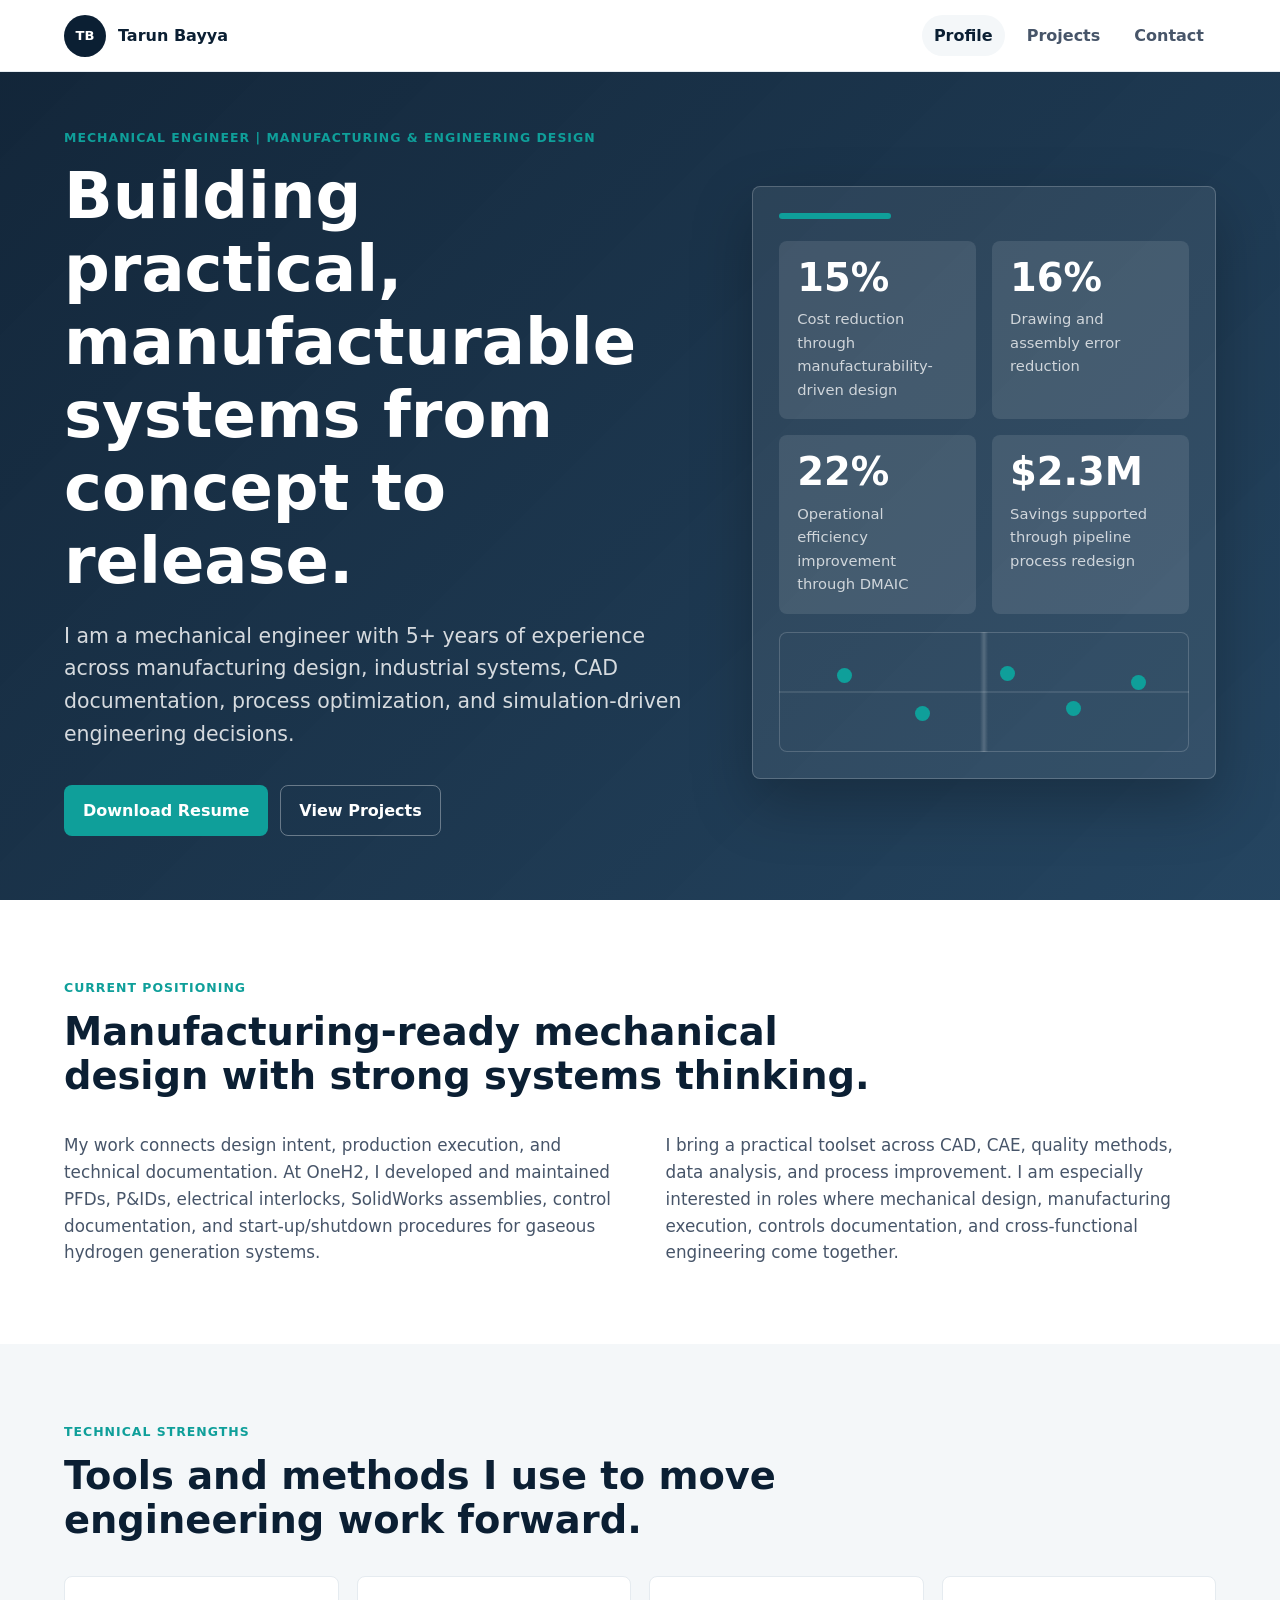
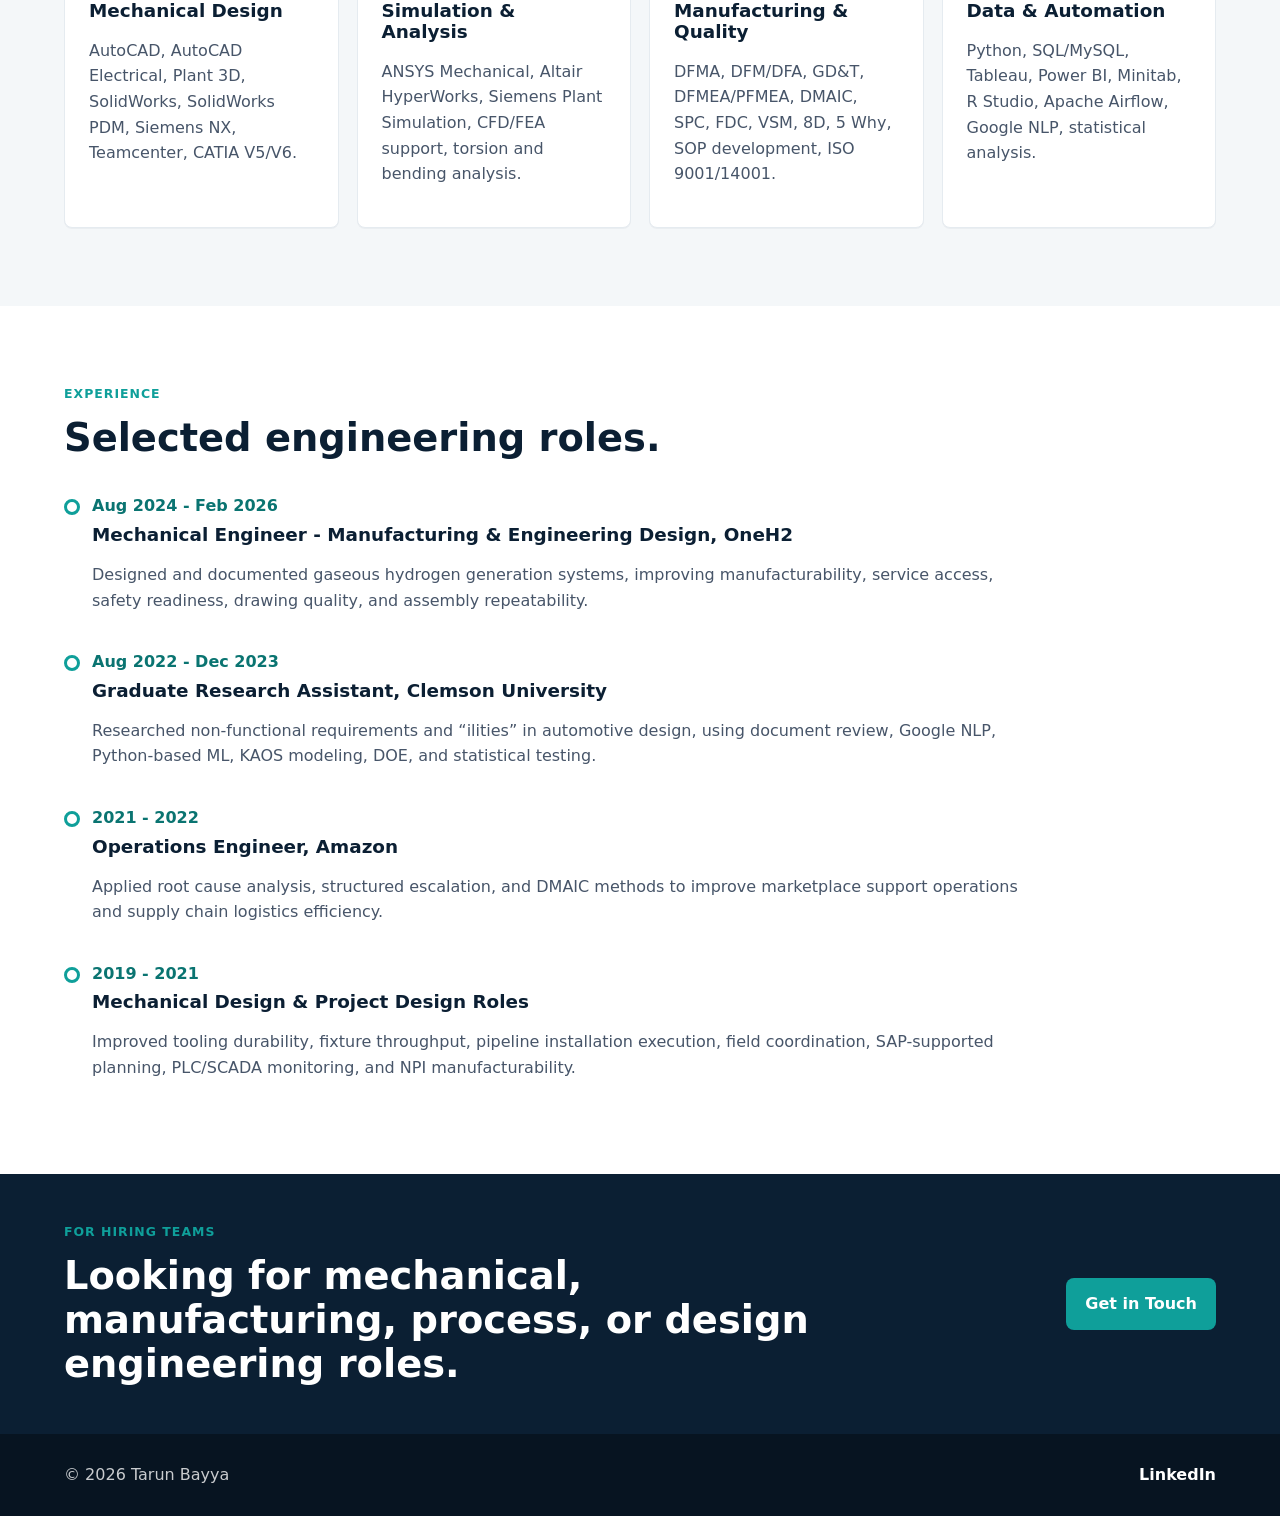
<file: index.html>
<!doctype html>
<html lang="en">
  <head>
    <meta charset="utf-8">
    <meta name="viewport" content="width=device-width, initial-scale=1">
    <title>Tarun Bayya | Mechanical & Manufacturing Engineer</title>
    <meta name="description" content="Portfolio of Tarun Bayya, a mechanical and manufacturing engineer focused on CAD, manufacturing-ready design, process improvement, hydrogen systems, and simulation.">
    <link rel="canonical" href="https://tarunbayya.com/">
    <link rel="stylesheet" href="styles.css">
  </head>
  <body>
    <header class="site-header">
      <a class="brand" href="index.html" aria-label="Tarun Bayya home">
        <span class="brand-mark">TB</span>
        <span>Tarun Bayya</span>
      </a>
      <nav class="nav" aria-label="Primary navigation">
        <a href="index.html">Profile</a>
        <a href="projects.html">Projects</a>
        <a href="contact.html">Contact</a>
      </nav>
    </header>

    <main>
      <section class="hero">
        <div class="hero-copy">
          <p class="eyebrow">Mechanical Engineer | Manufacturing & Engineering Design</p>
          <h1>Building practical, manufacturable systems from concept to release.</h1>
          <p class="lead">
            I am a mechanical engineer with 5+ years of experience across manufacturing design,
            industrial systems, CAD documentation, process optimization, and simulation-driven
            engineering decisions.
          </p>
          <div class="hero-actions">
            <a class="button primary" href="documents/Tarun_Bayya_Resume.pdf">Download Resume</a>
            <a class="button secondary" href="projects.html">View Projects</a>
          </div>
        </div>
        <aside class="hero-panel" aria-label="Engineering highlights">
          <div class="panel-topline"></div>
          <div class="metric-grid">
            <div>
              <strong>15%</strong>
              <span>Cost reduction through manufacturability-driven design</span>
            </div>
            <div>
              <strong>16%</strong>
              <span>Drawing and assembly error reduction</span>
            </div>
            <div>
              <strong>22%</strong>
              <span>Operational efficiency improvement through DMAIC</span>
            </div>
            <div>
              <strong>$2.3M</strong>
              <span>Savings supported through pipeline process redesign</span>
            </div>
          </div>
          <div class="schematic">
            <span></span><span></span><span></span><span></span><span></span>
          </div>
        </aside>
      </section>

      <section class="section">
        <div class="section-heading">
          <p class="eyebrow">Current Positioning</p>
          <h2>Manufacturing-ready mechanical design with strong systems thinking.</h2>
        </div>
        <div class="two-column">
          <p>
            My work connects design intent, production execution, and technical documentation.
            At OneH2, I developed and maintained PFDs, P&IDs, electrical interlocks, SolidWorks
            assemblies, control documentation, and start-up/shutdown procedures for gaseous
            hydrogen generation systems.
          </p>
          <p>
            I bring a practical toolset across CAD, CAE, quality methods, data analysis, and
            process improvement. I am especially interested in roles where mechanical design,
            manufacturing execution, controls documentation, and cross-functional engineering
            come together.
          </p>
        </div>
      </section>

      <section class="section muted">
        <div class="section-heading">
          <p class="eyebrow">Technical Strengths</p>
          <h2>Tools and methods I use to move engineering work forward.</h2>
        </div>
        <div class="skill-grid">
          <article class="card">
            <h3>Mechanical Design</h3>
            <p>AutoCAD, AutoCAD Electrical, Plant 3D, SolidWorks, SolidWorks PDM, Siemens NX, Teamcenter, CATIA V5/V6.</p>
          </article>
          <article class="card">
            <h3>Simulation & Analysis</h3>
            <p>ANSYS Mechanical, Altair HyperWorks, Siemens Plant Simulation, CFD/FEA support, torsion and bending analysis.</p>
          </article>
          <article class="card">
            <h3>Manufacturing & Quality</h3>
            <p>DFMA, DFM/DFA, GD&T, DFMEA/PFMEA, DMAIC, SPC, FDC, VSM, 8D, 5 Why, SOP development, ISO 9001/14001.</p>
          </article>
          <article class="card">
            <h3>Data & Automation</h3>
            <p>Python, SQL/MySQL, Tableau, Power BI, Minitab, R Studio, Apache Airflow, Google NLP, statistical analysis.</p>
          </article>
        </div>
      </section>

      <section class="section">
        <div class="section-heading">
          <p class="eyebrow">Experience</p>
          <h2>Selected engineering roles.</h2>
        </div>
        <div class="timeline">
          <article>
            <span>Aug 2024 - Feb 2026</span>
            <h3>Mechanical Engineer - Manufacturing & Engineering Design, OneH2</h3>
            <p>Designed and documented gaseous hydrogen generation systems, improving manufacturability, service access, safety readiness, drawing quality, and assembly repeatability.</p>
          </article>
          <article>
            <span>Aug 2022 - Dec 2023</span>
            <h3>Graduate Research Assistant, Clemson University</h3>
            <p>Researched non-functional requirements and “ilities” in automotive design, using document review, Google NLP, Python-based ML, KAOS modeling, DOE, and statistical testing.</p>
          </article>
          <article>
            <span>2021 - 2022</span>
            <h3>Operations Engineer, Amazon</h3>
            <p>Applied root cause analysis, structured escalation, and DMAIC methods to improve marketplace support operations and supply chain logistics efficiency.</p>
          </article>
          <article>
            <span>2019 - 2021</span>
            <h3>Mechanical Design & Project Design Roles</h3>
            <p>Improved tooling durability, fixture throughput, pipeline installation execution, field coordination, SAP-supported planning, PLC/SCADA monitoring, and NPI manufacturability.</p>
          </article>
        </div>
      </section>

      <section class="cta-band">
        <div>
          <p class="eyebrow">For Hiring Teams</p>
          <h2>Looking for mechanical, manufacturing, process, or design engineering roles.</h2>
        </div>
        <a class="button primary" href="contact.html">Get in Touch</a>
      </section>
    </main>

    <footer class="site-footer">
      <span>© <span id="year"></span> Tarun Bayya</span>
      <a href="https://www.linkedin.com/in/tarun-bayya-057436143/?skipRedirect=true">LinkedIn</a>
    </footer>
    <script src="script.js"></script>
  </body>
</html>
</file>
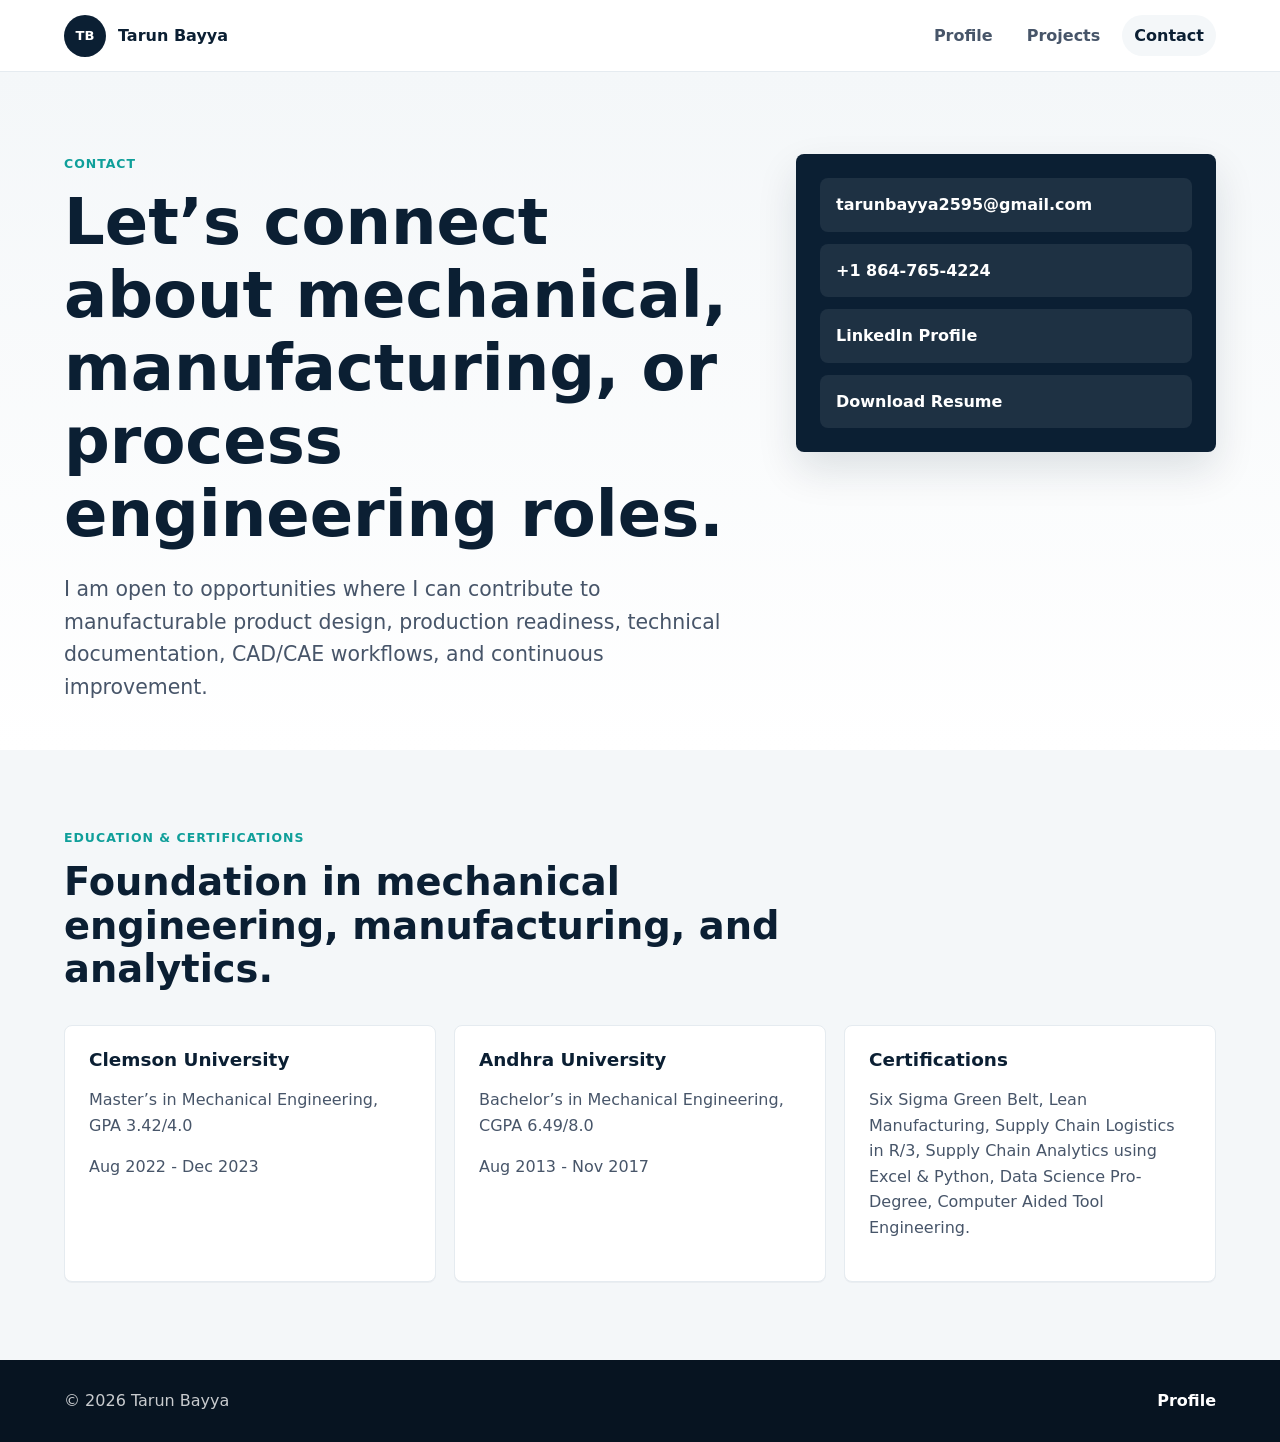
<file: contact.html>
<!doctype html>
<html lang="en">
  <head>
    <meta charset="utf-8">
    <meta name="viewport" content="width=device-width, initial-scale=1">
    <title>Contact | Tarun Bayya</title>
    <meta name="description" content="Contact Tarun Bayya for mechanical, manufacturing, process, and design engineering opportunities.">
    <link rel="canonical" href="https://tarunbayya.com/contact.html">
    <link rel="stylesheet" href="styles.css">
  </head>
  <body>
    <header class="site-header">
      <a class="brand" href="index.html" aria-label="Tarun Bayya home">
        <span class="brand-mark">TB</span>
        <span>Tarun Bayya</span>
      </a>
      <nav class="nav" aria-label="Primary navigation">
        <a href="index.html">Profile</a>
        <a href="projects.html">Projects</a>
        <a href="contact.html">Contact</a>
      </nav>
    </header>

    <main>
      <section class="contact-hero">
        <div>
          <p class="eyebrow">Contact</p>
          <h1>Let’s connect about mechanical, manufacturing, or process engineering roles.</h1>
          <p class="lead">
            I am open to opportunities where I can contribute to manufacturable product design,
            production readiness, technical documentation, CAD/CAE workflows, and continuous improvement.
          </p>
        </div>
        <div class="contact-card">
          <a href="mailto:tarunbayya2595@gmail.com">tarunbayya2595@gmail.com</a>
          <a href="tel:+18647654224">+1 864-765-4224</a>
          <a href="https://www.linkedin.com/in/tarun-bayya-057436143/?skipRedirect=true">LinkedIn Profile</a>
          <a href="documents/Tarun_Bayya_Resume.pdf">Download Resume</a>
        </div>
      </section>

      <section class="section muted">
        <div class="section-heading">
          <p class="eyebrow">Education & Certifications</p>
          <h2>Foundation in mechanical engineering, manufacturing, and analytics.</h2>
        </div>
        <div class="info-grid">
          <article class="card">
            <h3>Clemson University</h3>
            <p>Master’s in Mechanical Engineering, GPA 3.42/4.0</p>
            <span>Aug 2022 - Dec 2023</span>
          </article>
          <article class="card">
            <h3>Andhra University</h3>
            <p>Bachelor’s in Mechanical Engineering, CGPA 6.49/8.0</p>
            <span>Aug 2013 - Nov 2017</span>
          </article>
          <article class="card">
            <h3>Certifications</h3>
            <p>Six Sigma Green Belt, Lean Manufacturing, Supply Chain Logistics in R/3, Supply Chain Analytics using Excel & Python, Data Science Pro-Degree, Computer Aided Tool Engineering.</p>
          </article>
        </div>
      </section>
    </main>

    <footer class="site-footer">
      <span>© <span id="year"></span> Tarun Bayya</span>
      <a href="index.html">Profile</a>
    </footer>
    <script src="script.js"></script>
  </body>
</html>
</file>
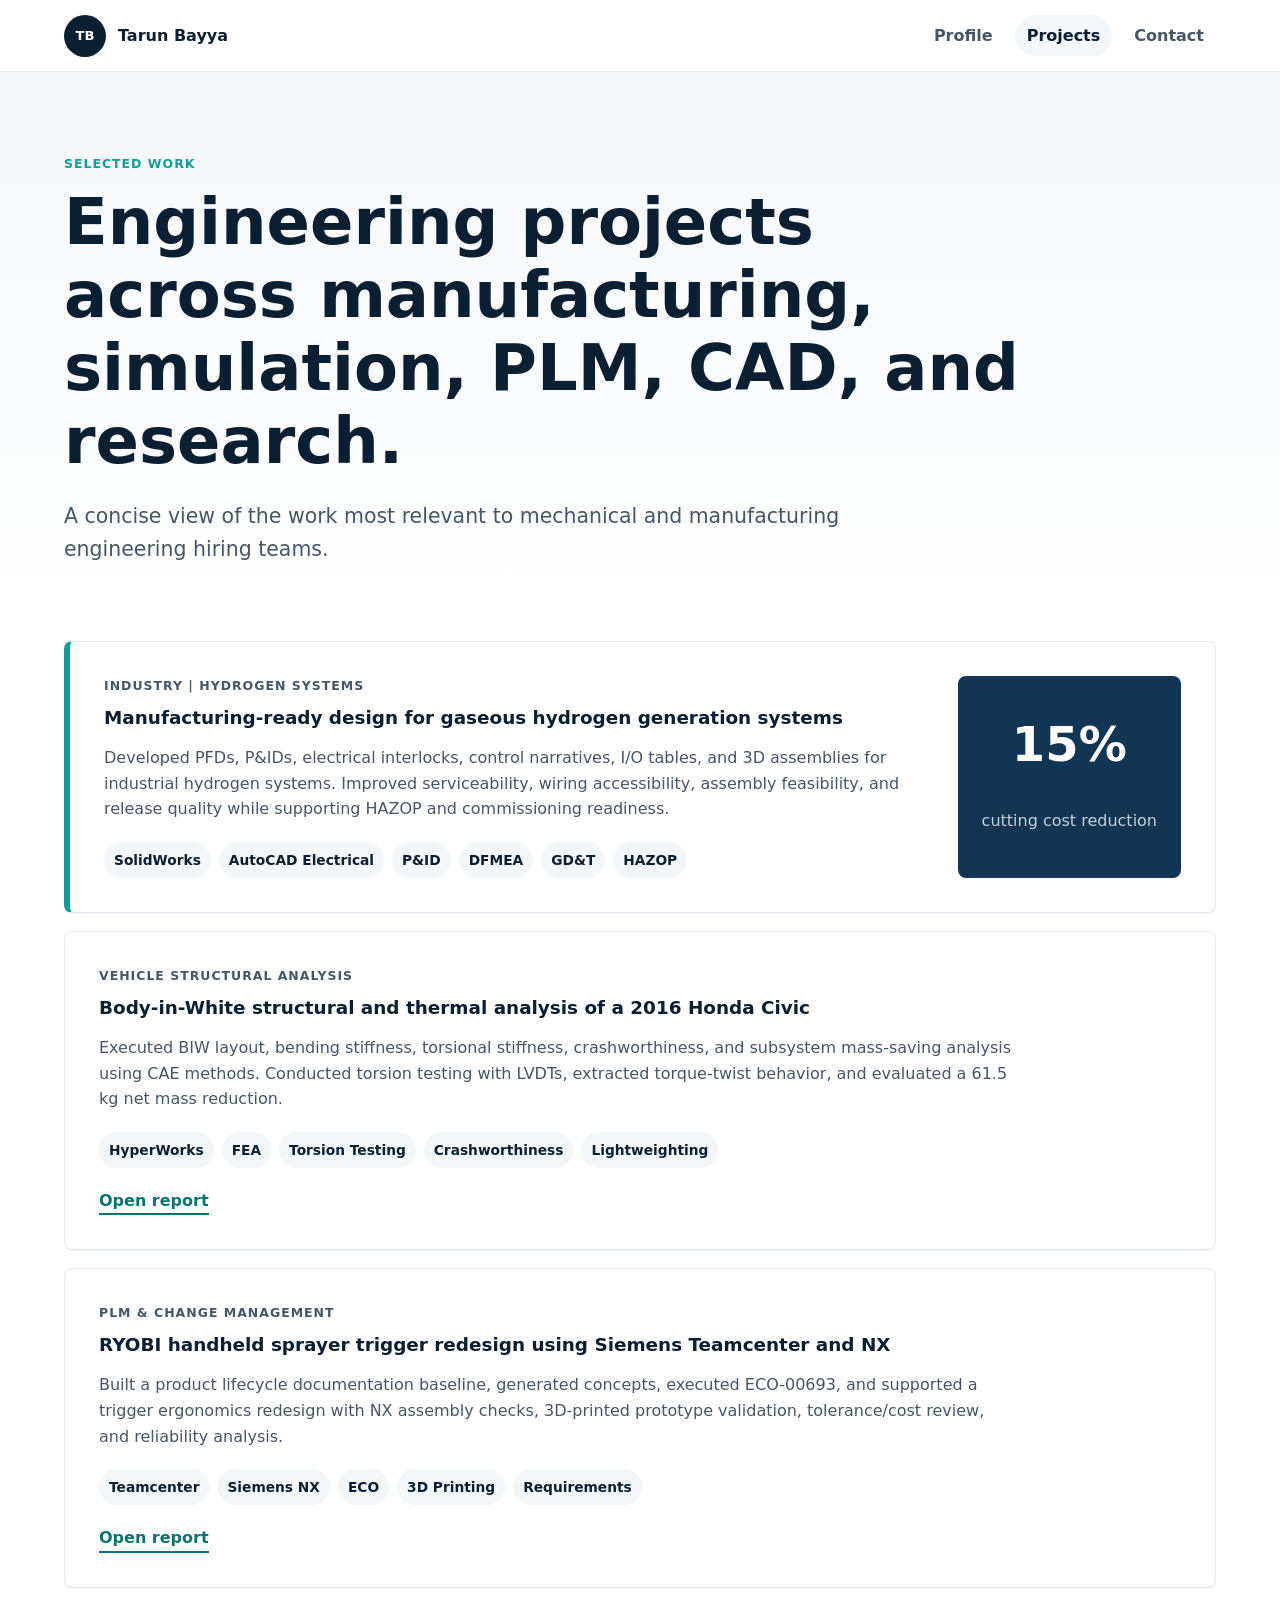
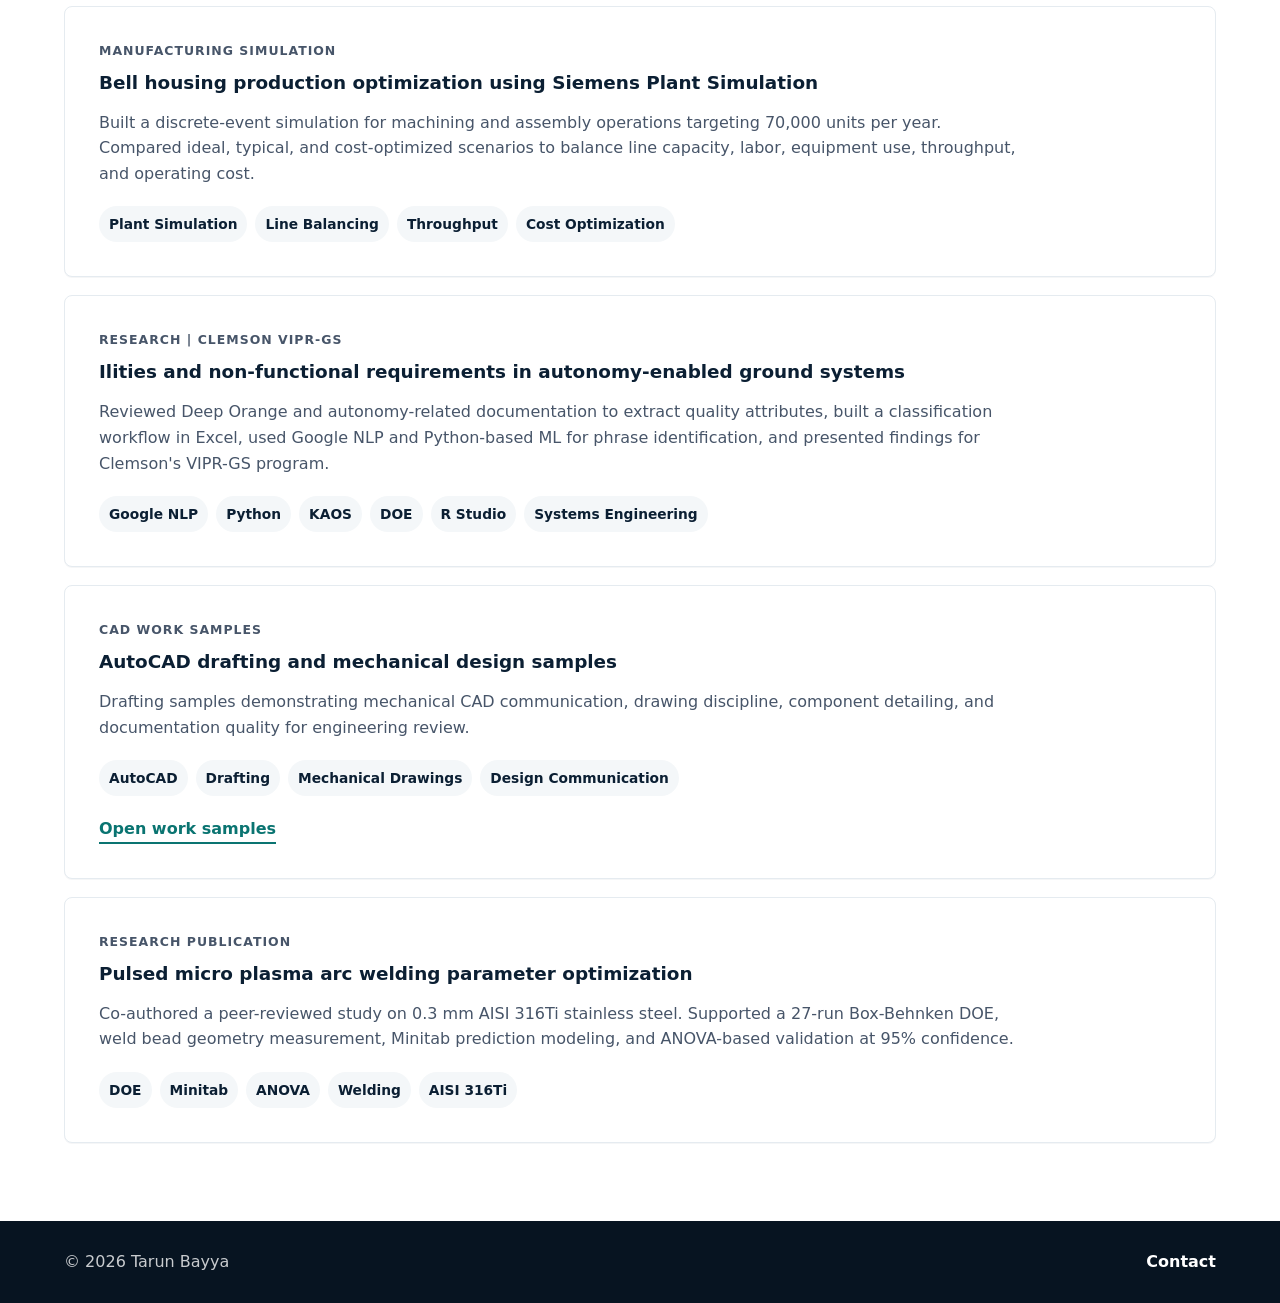
<file: projects.html>
<!doctype html>
<html lang="en">
  <head>
    <meta charset="utf-8">
    <meta name="viewport" content="width=device-width, initial-scale=1">
    <title>Projects | Tarun Bayya</title>
    <meta name="description" content="Selected engineering, research, CAD, PLM, manufacturing, and simulation projects by Tarun Bayya.">
    <link rel="canonical" href="https://tarunbayya.com/projects.html">
    <link rel="stylesheet" href="styles.css">
  </head>
  <body>
    <header class="site-header">
      <a class="brand" href="index.html" aria-label="Tarun Bayya home">
        <span class="brand-mark">TB</span>
        <span>Tarun Bayya</span>
      </a>
      <nav class="nav" aria-label="Primary navigation">
        <a href="index.html">Profile</a>
        <a href="projects.html">Projects</a>
        <a href="contact.html">Contact</a>
      </nav>
    </header>

    <main>
      <section class="page-hero">
        <p class="eyebrow">Selected Work</p>
        <h1>Engineering projects across manufacturing, simulation, PLM, CAD, and research.</h1>
        <p class="lead">A concise view of the work most relevant to mechanical and manufacturing engineering hiring teams.</p>
      </section>

      <section class="project-list">
        <article class="project-card featured">
          <div>
            <p class="eyebrow">Industry | Hydrogen Systems</p>
            <h2>Manufacturing-ready design for gaseous hydrogen generation systems</h2>
            <p>
              Developed PFDs, P&IDs, electrical interlocks, control narratives, I/O tables, and 3D assemblies
              for industrial hydrogen systems. Improved serviceability, wiring accessibility, assembly feasibility,
              and release quality while supporting HAZOP and commissioning readiness.
            </p>
            <ul class="tag-list">
              <li>SolidWorks</li><li>AutoCAD Electrical</li><li>P&ID</li><li>DFMEA</li><li>GD&T</li><li>HAZOP</li>
            </ul>
          </div>
          <div class="project-stat">
            <strong>15%</strong>
            <span>cutting cost reduction</span>
          </div>
        </article>

        <article class="project-card">
          <div>
            <p class="eyebrow">Vehicle Structural Analysis</p>
            <h2>Body-in-White structural and thermal analysis of a 2016 Honda Civic</h2>
            <p>
              Executed BIW layout, bending stiffness, torsional stiffness, crashworthiness, and subsystem
              mass-saving analysis using CAE methods. Conducted torsion testing with LVDTs, extracted
              torque-twist behavior, and evaluated a 61.5 kg net mass reduction.
            </p>
            <ul class="tag-list">
              <li>HyperWorks</li><li>FEA</li><li>Torsion Testing</li><li>Crashworthiness</li><li>Lightweighting</li>
            </ul>
            <a class="text-link" href="documents/BIW_Structural_Thermal_Analysis_Report.pdf">Open report</a>
          </div>
        </article>

        <article class="project-card">
          <div>
            <p class="eyebrow">PLM & Change Management</p>
            <h2>RYOBI handheld sprayer trigger redesign using Siemens Teamcenter and NX</h2>
            <p>
              Built a product lifecycle documentation baseline, generated concepts, executed ECO-00693,
              and supported a trigger ergonomics redesign with NX assembly checks, 3D-printed prototype
              validation, tolerance/cost review, and reliability analysis.
            </p>
            <ul class="tag-list">
              <li>Teamcenter</li><li>Siemens NX</li><li>ECO</li><li>3D Printing</li><li>Requirements</li>
            </ul>
            <a class="text-link" href="documents/PLM_RYOBI_Change_Management_Report.pdf">Open report</a>
          </div>
        </article>

        <article class="project-card">
          <div>
            <p class="eyebrow">Manufacturing Simulation</p>
            <h2>Bell housing production optimization using Siemens Plant Simulation</h2>
            <p>
              Built a discrete-event simulation for machining and assembly operations targeting 70,000 units per year.
              Compared ideal, typical, and cost-optimized scenarios to balance line capacity, labor, equipment use,
              throughput, and operating cost.
            </p>
            <ul class="tag-list">
              <li>Plant Simulation</li><li>Line Balancing</li><li>Throughput</li><li>Cost Optimization</li>
            </ul>
          </div>
        </article>

        <article class="project-card">
          <div>
            <p class="eyebrow">Research | Clemson VIPR-GS</p>
            <h2>Ilities and non-functional requirements in autonomy-enabled ground systems</h2>
            <p>
              Reviewed Deep Orange and autonomy-related documentation to extract quality attributes, built
              a classification workflow in Excel, used Google NLP and Python-based ML for phrase identification,
              and presented findings for Clemson's VIPR-GS program.
            </p>
            <ul class="tag-list">
              <li>Google NLP</li><li>Python</li><li>KAOS</li><li>DOE</li><li>R Studio</li><li>Systems Engineering</li>
            </ul>
          </div>
        </article>

        <article class="project-card">
          <div>
            <p class="eyebrow">CAD Work Samples</p>
            <h2>AutoCAD drafting and mechanical design samples</h2>
            <p>
              Drafting samples demonstrating mechanical CAD communication, drawing discipline, component
              detailing, and documentation quality for engineering review.
            </p>
            <ul class="tag-list">
              <li>AutoCAD</li><li>Drafting</li><li>Mechanical Drawings</li><li>Design Communication</li>
            </ul>
            <a class="text-link" href="documents/Tarun_AutoCAD_Work_Samples.pdf">Open work samples</a>
          </div>
        </article>

        <article class="project-card">
          <div>
            <p class="eyebrow">Research Publication</p>
            <h2>Pulsed micro plasma arc welding parameter optimization</h2>
            <p>
              Co-authored a peer-reviewed study on 0.3 mm AISI 316Ti stainless steel. Supported a 27-run
              Box-Behnken DOE, weld bead geometry measurement, Minitab prediction modeling, and ANOVA-based
              validation at 95% confidence.
            </p>
            <ul class="tag-list">
              <li>DOE</li><li>Minitab</li><li>ANOVA</li><li>Welding</li><li>AISI 316Ti</li>
            </ul>
          </div>
        </article>
      </section>
    </main>

    <footer class="site-footer">
      <span>© <span id="year"></span> Tarun Bayya</span>
      <a href="contact.html">Contact</a>
    </footer>
    <script src="script.js"></script>
  </body>
</html>
</file>
<file: styles.css>
:root {
  --navy: #0b1f33;
  --navy-2: #123553;
  --teal: #0f9f9a;
  --teal-dark: #0a7471;
  --grey-900: #1d2730;
  --grey-700: #475569;
  --grey-500: #718096;
  --grey-200: #e5ebf0;
  --grey-100: #f4f7f9;
  --white: #ffffff;
  --shadow: 0 18px 40px rgba(11, 31, 51, 0.12);
  --radius: 8px;
}

* {
  box-sizing: border-box;
}

html {
  scroll-behavior: smooth;
}

body {
  margin: 0;
  font-family: Inter, ui-sans-serif, system-ui, -apple-system, BlinkMacSystemFont, "Segoe UI", sans-serif;
  color: var(--grey-900);
  background: var(--white);
  line-height: 1.6;
}

a {
  color: inherit;
  text-decoration: none;
}

.site-header {
  position: sticky;
  top: 0;
  z-index: 10;
  display: flex;
  align-items: center;
  justify-content: space-between;
  gap: 24px;
  min-height: 72px;
  padding: 14px clamp(20px, 5vw, 72px);
  background: rgba(255, 255, 255, 0.94);
  border-bottom: 1px solid var(--grey-200);
  backdrop-filter: blur(12px);
}

.brand {
  display: inline-flex;
  align-items: center;
  gap: 12px;
  font-weight: 750;
  color: var(--navy);
}

.brand-mark {
  display: grid;
  width: 42px;
  height: 42px;
  place-items: center;
  border-radius: 50%;
  color: var(--white);
  background: var(--navy);
  font-size: 0.82rem;
  letter-spacing: 0;
}

.nav {
  display: flex;
  flex-wrap: wrap;
  justify-content: flex-end;
  gap: 10px;
}

.nav a {
  min-height: 38px;
  padding: 8px 12px;
  border-radius: 999px;
  color: var(--grey-700);
  font-weight: 650;
}

.nav a:hover,
.nav a.active {
  color: var(--navy);
  background: var(--grey-100);
}

main {
  overflow: hidden;
}

.hero,
.page-hero,
.contact-hero,
.section,
.project-list,
.cta-band {
  padding-left: clamp(20px, 5vw, 72px);
  padding-right: clamp(20px, 5vw, 72px);
}

.hero {
  display: grid;
  grid-template-columns: minmax(0, 1.05fr) minmax(320px, 0.78fr);
  gap: clamp(32px, 5vw, 72px);
  align-items: center;
  min-height: calc(100vh - 72px);
  padding-top: 56px;
  padding-bottom: 64px;
  color: var(--white);
  background:
    linear-gradient(135deg, rgba(11, 31, 51, 0.97), rgba(18, 53, 83, 0.92)),
    repeating-linear-gradient(90deg, rgba(255,255,255,0.08) 0 1px, transparent 1px 86px);
}

.eyebrow {
  margin: 0 0 12px;
  color: var(--teal);
  font-size: 0.78rem;
  font-weight: 800;
  letter-spacing: 0.08em;
  text-transform: uppercase;
}

h1,
h2,
h3,
p {
  overflow-wrap: anywhere;
}

h1,
h2,
h3 {
  margin: 0;
  line-height: 1.14;
  color: var(--navy);
}

.hero h1,
.page-hero h1,
.contact-hero h1 {
  max-width: 980px;
  font-size: clamp(2.35rem, 5vw, 5.4rem);
  letter-spacing: 0;
}

.hero h1 {
  color: var(--white);
}

.lead {
  max-width: 790px;
  margin: 22px 0 0;
  color: rgba(255, 255, 255, 0.82);
  font-size: clamp(1.05rem, 2vw, 1.28rem);
}

.page-hero .lead,
.contact-hero .lead {
  color: var(--grey-700);
}

.hero-actions {
  display: flex;
  flex-wrap: wrap;
  gap: 12px;
  margin-top: 34px;
}

.button {
  display: inline-flex;
  align-items: center;
  justify-content: center;
  min-height: 46px;
  padding: 12px 18px;
  border: 1px solid transparent;
  border-radius: var(--radius);
  font-weight: 800;
}

.button.primary {
  color: var(--white);
  background: var(--teal);
}

.button.primary:hover {
  background: var(--teal-dark);
}

.button.secondary {
  color: var(--white);
  border-color: rgba(255, 255, 255, 0.34);
}

.button.secondary:hover {
  background: rgba(255, 255, 255, 0.1);
}

.hero-panel {
  position: relative;
  padding: 26px;
  border: 1px solid rgba(255, 255, 255, 0.2);
  border-radius: var(--radius);
  background: rgba(255, 255, 255, 0.08);
  box-shadow: 0 24px 60px rgba(0, 0, 0, 0.25);
}

.panel-topline {
  height: 6px;
  width: 112px;
  margin-bottom: 22px;
  border-radius: 999px;
  background: var(--teal);
}

.metric-grid {
  display: grid;
  grid-template-columns: repeat(2, minmax(0, 1fr));
  gap: 16px;
}

.metric-grid div {
  min-height: 150px;
  padding: 18px;
  border-radius: var(--radius);
  background: rgba(255, 255, 255, 0.1);
}

.metric-grid strong {
  display: block;
  color: var(--white);
  font-size: clamp(1.8rem, 3vw, 2.6rem);
  line-height: 1;
}

.metric-grid span {
  display: block;
  margin-top: 10px;
  color: rgba(255, 255, 255, 0.75);
  font-size: 0.92rem;
}

.schematic {
  position: relative;
  height: 120px;
  margin-top: 18px;
  border: 1px solid rgba(255,255,255,0.18);
  border-radius: var(--radius);
  background:
    linear-gradient(90deg, transparent 49%, rgba(255,255,255,0.18) 50%, transparent 51%),
    linear-gradient(0deg, transparent 49%, rgba(255,255,255,0.18) 50%, transparent 51%);
}

.schematic span {
  position: absolute;
  width: 15px;
  height: 15px;
  border-radius: 50%;
  background: var(--teal);
}

.schematic span:nth-child(1) { left: 14%; top: 30%; }
.schematic span:nth-child(2) { left: 33%; top: 62%; }
.schematic span:nth-child(3) { left: 54%; top: 28%; }
.schematic span:nth-child(4) { left: 70%; top: 58%; }
.schematic span:nth-child(5) { left: 86%; top: 36%; }

.section {
  padding-top: 78px;
  padding-bottom: 78px;
}

.section.muted {
  background: var(--grey-100);
}

.section-heading {
  max-width: 820px;
  margin-bottom: 34px;
}

.section-heading h2,
.cta-band h2 {
  font-size: clamp(1.8rem, 3vw, 3rem);
}

.two-column {
  display: grid;
  grid-template-columns: repeat(2, minmax(0, 1fr));
  gap: clamp(24px, 4vw, 56px);
  color: var(--grey-700);
  font-size: 1.05rem;
}

.two-column p {
  margin: 0;
}

.skill-grid,
.info-grid {
  display: grid;
  grid-template-columns: repeat(4, minmax(0, 1fr));
  gap: 18px;
}

.info-grid {
  grid-template-columns: repeat(3, minmax(0, 1fr));
}

.card,
.project-card {
  border: 1px solid var(--grey-200);
  border-radius: var(--radius);
  background: var(--white);
  box-shadow: 0 1px 0 rgba(11, 31, 51, 0.04);
}

.card {
  padding: 24px;
}

.card h3,
.timeline h3,
.project-card h2 {
  font-size: 1.15rem;
}

.card p,
.timeline p,
.project-card p,
.card span {
  color: var(--grey-700);
}

.timeline {
  display: grid;
  gap: 20px;
  max-width: 980px;
}

.timeline article {
  position: relative;
  padding-left: 28px;
}

.timeline article::before {
  content: "";
  position: absolute;
  left: 0;
  top: 6px;
  width: 10px;
  height: 10px;
  border: 3px solid var(--teal);
  border-radius: 50%;
  background: var(--white);
}

.timeline span {
  display: block;
  margin-bottom: 6px;
  color: var(--teal-dark);
  font-weight: 800;
}

.cta-band {
  display: flex;
  align-items: center;
  justify-content: space-between;
  gap: 24px;
  padding-top: 48px;
  padding-bottom: 48px;
  color: var(--white);
  background: var(--navy);
}

.cta-band h2 {
  max-width: 850px;
  color: var(--white);
}

.page-hero,
.contact-hero {
  padding-top: 82px;
  padding-bottom: 46px;
  background: linear-gradient(180deg, var(--grey-100), var(--white));
}

.page-hero h1,
.contact-hero h1 {
  color: var(--navy);
}

.project-list {
  display: grid;
  gap: 18px;
  padding-top: 30px;
  padding-bottom: 78px;
}

.project-card {
  display: grid;
  grid-template-columns: minmax(0, 1fr) auto;
  gap: 24px;
  padding: clamp(22px, 3vw, 34px);
}

.project-card.featured {
  border-left: 6px solid var(--teal);
}

.project-card p {
  max-width: 920px;
}

.project-stat {
  display: grid;
  align-self: stretch;
  min-width: 180px;
  place-items: center;
  padding: 24px;
  border-radius: var(--radius);
  color: var(--white);
  background: var(--navy-2);
  text-align: center;
}

.project-stat strong {
  font-size: 3rem;
  line-height: 1;
}

.project-stat span {
  color: rgba(255,255,255,0.76);
}

.tag-list {
  display: flex;
  flex-wrap: wrap;
  gap: 8px;
  padding: 0;
  margin: 20px 0 0;
  list-style: none;
}

.tag-list li {
  padding: 7px 10px;
  border-radius: 999px;
  color: var(--navy);
  background: var(--grey-100);
  font-size: 0.86rem;
  font-weight: 750;
}

.text-link {
  display: inline-flex;
  margin-top: 20px;
  color: var(--teal-dark);
  font-weight: 850;
  border-bottom: 2px solid currentColor;
}

.contact-hero {
  display: grid;
  grid-template-columns: minmax(0, 1fr) minmax(280px, 420px);
  gap: clamp(28px, 5vw, 70px);
  align-items: start;
}

.contact-card {
  display: grid;
  gap: 12px;
  padding: 24px;
  border-radius: var(--radius);
  background: var(--navy);
  box-shadow: var(--shadow);
}

.contact-card a {
  display: block;
  padding: 14px 16px;
  border-radius: var(--radius);
  color: var(--white);
  background: rgba(255,255,255,0.08);
  font-weight: 750;
}

.contact-card a:hover {
  background: var(--teal);
}

.site-footer {
  display: flex;
  flex-wrap: wrap;
  align-items: center;
  justify-content: space-between;
  gap: 12px;
  min-height: 82px;
  padding: 24px clamp(20px, 5vw, 72px);
  color: rgba(255,255,255,0.78);
  background: #071421;
}

.site-footer a {
  color: var(--white);
  font-weight: 750;
}

@media (max-width: 980px) {
  .hero,
  .contact-hero {
    grid-template-columns: 1fr;
  }

  .hero {
    min-height: auto;
  }

  .skill-grid,
  .info-grid {
    grid-template-columns: repeat(2, minmax(0, 1fr));
  }

  .project-card {
    grid-template-columns: 1fr;
  }

  .project-stat {
    min-height: 150px;
  }
}

@media (max-width: 680px) {
  .site-header {
    align-items: flex-start;
    flex-direction: column;
    min-height: auto;
  }

  .nav {
    justify-content: flex-start;
  }

  .hero {
    padding-top: 42px;
  }

  .metric-grid,
  .two-column,
  .skill-grid,
  .info-grid {
    grid-template-columns: 1fr;
  }

  .metric-grid div {
    min-height: 126px;
  }

  .cta-band {
    align-items: flex-start;
    flex-direction: column;
  }
}
</file>
